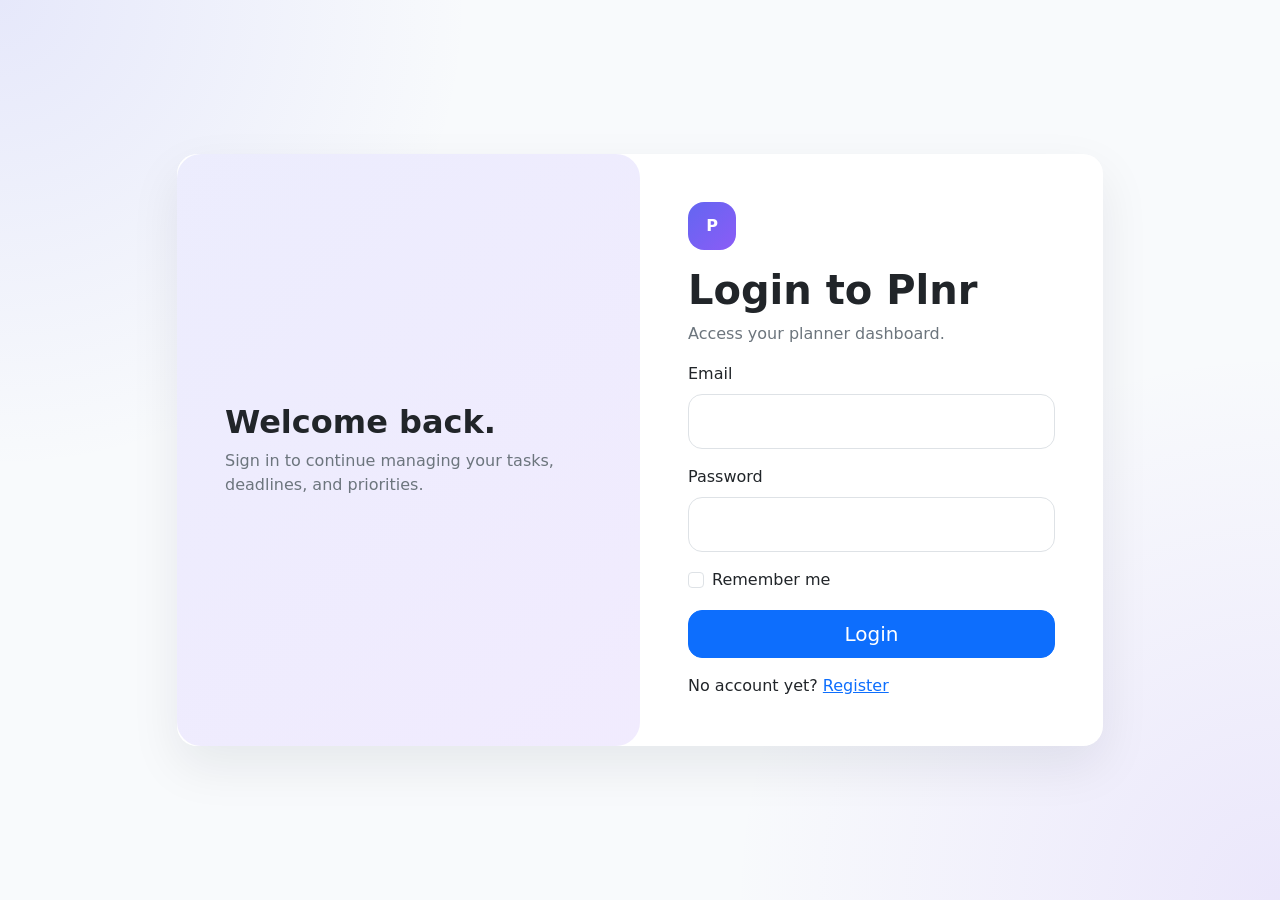
<file: index.html>
<!doctype html>
<html lang="en">
<head>
  <meta charset="utf-8">
  <meta name="viewport" content="width=device-width, initial-scale=1">
  <title>Plnr</title>
  <script src="auth.js"></script>
  <script>
    if (isLoggedIn()) {
      window.location.href = "dashboard.html";
    } else {
      window.location.href = "login.html";
    }
  </script>
</head>
<body>
  <p>Redirecting...</p>
</body>
</html>
</file>
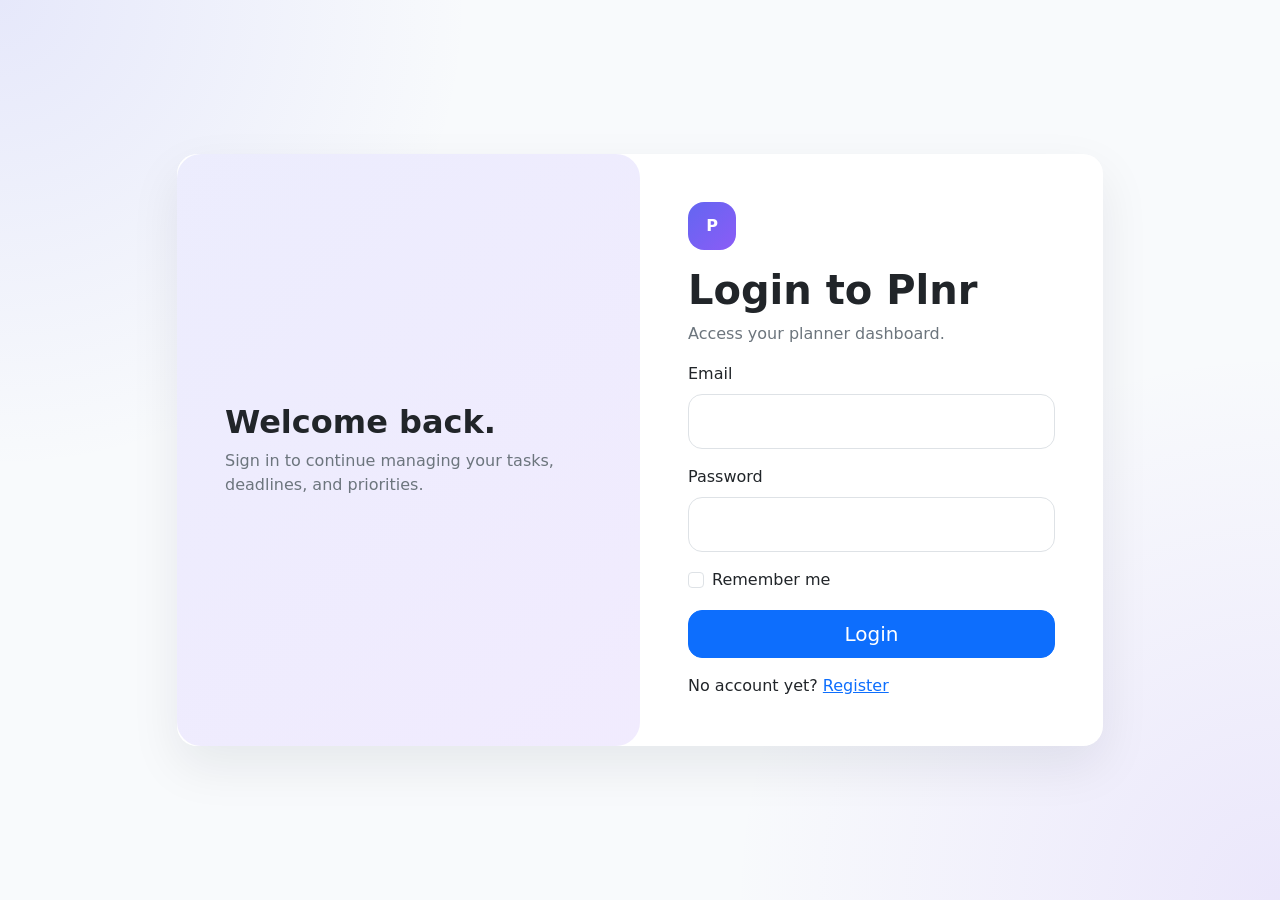
<file: dashboard.html>
<!doctype html>
<html lang="en">
<head>
  <meta charset="utf-8">
  <meta name="viewport" content="width=device-width, initial-scale=1">
  <title>Dashboard | Plnr</title>
  <link href="https://cdn.jsdelivr.net/npm/bootstrap@5.3.3/dist/css/bootstrap.min.css" rel="stylesheet">
  <link href="https://cdn.jsdelivr.net/npm/bootstrap-icons@1.11.3/font/bootstrap-icons.min.css" rel="stylesheet">
  <link rel="stylesheet" href="style.css">
</head>
<body>
  <nav class="navbar navbar-expand-lg bg-body-tertiary border-bottom sticky-top">
    <div class="container py-2">
      <a class="navbar-brand fw-bold d-flex align-items-center gap-2" href="#">
        <span class="brand-badge" style="width:36px;height:36px;">P</span> Plnr
      </a>
      <div class="ms-auto d-flex gap-2 align-items-center">
        <span id="userGreeting" class="text-secondary d-none d-md-inline"></span>
        <button id="logoutBtn" class="btn btn-outline-danger btn-sm">
          <i class="bi bi-box-arrow-right"></i> Logout
        </button>
      </div>
    </div>
  </nav>

  <main class="container py-4">
    <div class="row g-4">
      <div class="col-lg-4">
        <div class="card glass-card sticky-lg-top" style="top: 90px;">
          <div class="card-body p-4">
            <h2 class="h4 fw-bold mb-1">Welcome, <span id="userName"></span></h2>
            <p class="text-secondary">Manage your tasks from one clean dashboard.</p>

            <form id="taskForm" class="vstack gap-3">
              <div>
                <label class="form-label">Task title</label>
                <input type="text" id="title" class="form-control" required>
              </div>
              <div>
                <label class="form-label">Notes</label>
                <textarea id="notes" class="form-control" rows="3"></textarea>
              </div>
              <div class="row g-2">
                <div class="col-6">
                  <label class="form-label">Due date</label>
                  <input type="date" id="dueDate" class="form-control">
                </div>
                <div class="col-6">
                  <label class="form-label">Priority</label>
                  <select id="priority" class="form-select">
                    <option>Low</option>
                    <option selected>Medium</option>
                    <option>High</option>
                  </select>
                </div>
              </div>
              <div>
                <label class="form-label">Category</label>
                <input type="text" id="category" class="form-control">
              </div>
              <div>
                <label class="form-label">Subtasks</label>
                <div id="subtaskList" class="vstack gap-2"></div>
                <button type="button" id="addSubtask" class="btn btn-sm btn-outline-primary mt-2">
                  <i class="bi bi-plus-lg"></i> Add subtask
                </button>
              </div>
              <button class="btn btn-primary btn-lg" id="submitBtn">Add task</button>
            </form>
          </div>
        </div>
      </div>

      <div class="col-lg-8">
        <div class="card glass-card mb-4">
          <div class="card-body p-4 d-flex flex-column flex-md-row justify-content-between gap-3 align-items-md-center">
            <div>
              <h2 class="h5 fw-bold mb-1">Task board</h2>
              <p class="text-secondary mb-0">CRUD, filters, due dates, categories, priorities, and subtasks.</p>
            </div>
            <div class="btn-group">
              <button class="btn btn-outline-secondary active filter-btn" data-filter="all">All</button>
              <button class="btn btn-outline-secondary filter-btn" data-filter="active">Active</button>
              <button class="btn btn-outline-secondary filter-btn" data-filter="completed">Completed</button>
            </div>
          </div>
        </div>

        <div id="taskStats" class="row g-3 mb-4"></div>
        <div id="taskList" class="vstack gap-3"></div>
      </div>
    </div>
  </main>

  <template id="taskTemplate">
    <div class="card task-card">
      <div class="card-body p-4">
        <div class="d-flex gap-3 align-items-start">
          <input class="form-check-input task-toggle mt-1" type="checkbox">
          <div class="flex-grow-1">
            <div class="d-flex flex-column flex-md-row justify-content-between gap-2">
              <div>
                <h3 class="h5 task-title mb-1"></h3>
                <div class="task-badges d-flex flex-wrap gap-2 mb-2"></div>
              </div>
              <div class="btn-group btn-group-sm">
                <button class="btn btn-outline-secondary edit-btn"><i class="bi bi-pencil"></i></button>
                <button class="btn btn-outline-danger delete-btn"><i class="bi bi-trash"></i></button>
              </div>
            </div>
            <p class="text-secondary mb-3 task-notes"></p>
            <div class="task-subtasks"></div>
          </div>
        </div>
      </div>
    </div>
  </template>

  <script src="auth.js"></script>
  <script src="planner.js"></script>
</body>
</html>
</file>
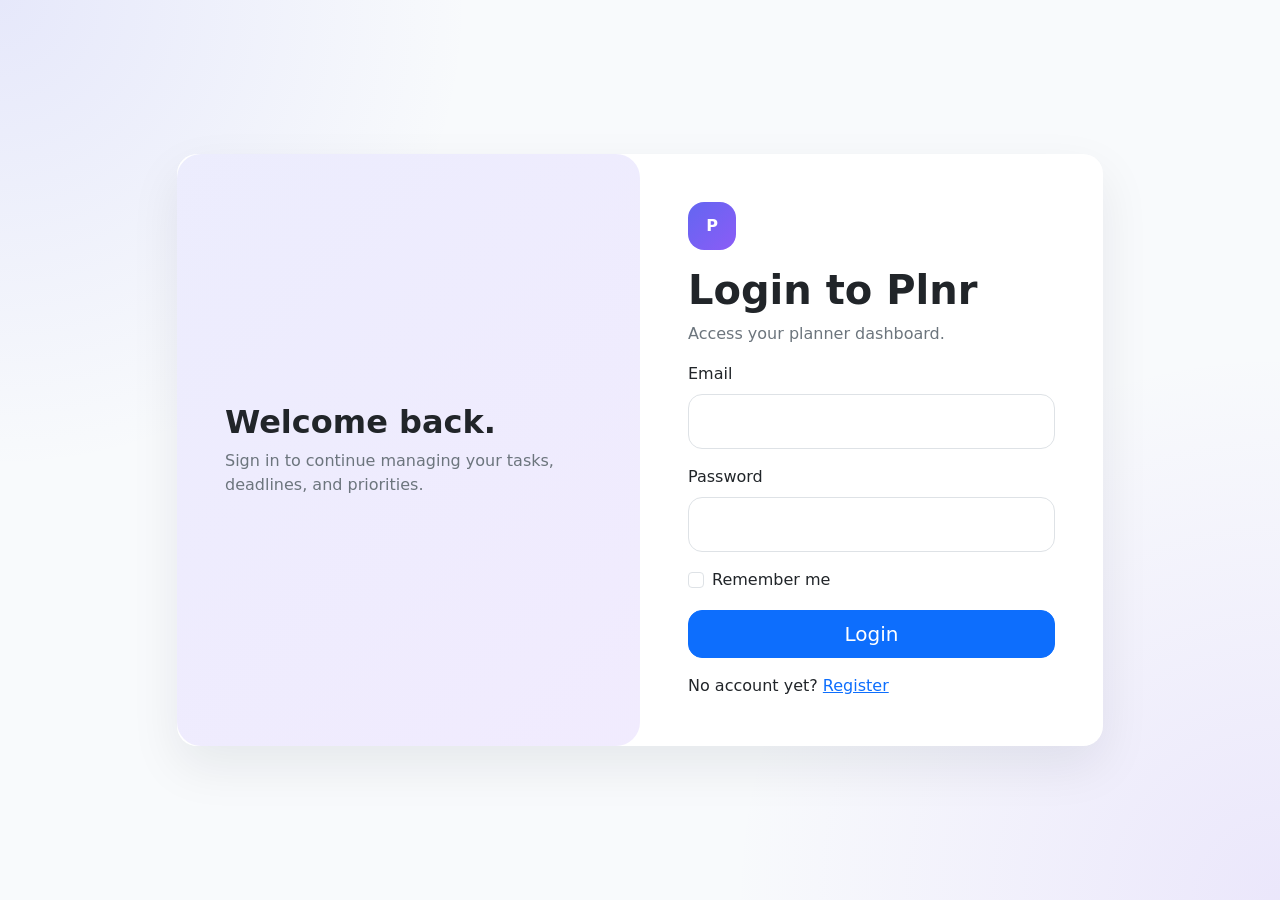
<file: login.html>
<!doctype html>
<html lang="en">
<head>
  <meta charset="utf-8">
  <meta name="viewport" content="width=device-width, initial-scale=1">
  <title>Login | Plnr</title>
  <link href="https://cdn.jsdelivr.net/npm/bootstrap@5.3.3/dist/css/bootstrap.min.css" rel="stylesheet">
  <link rel="stylesheet" href="style.css">
</head>
<body>
  <div class="auth-wrap">
    <div class="container">
      <div class="row justify-content-center">
        <div class="col-lg-10">
          <div class="card glass-card overflow-hidden">
            <div class="row g-0">
              <div class="col-lg-6 d-none d-lg-flex hero-panel p-5 align-items-center">
                <div>
                  <h2 class="fw-bold">Welcome back.</h2>
                  <p class="mb-0 text-secondary">Sign in to continue managing your tasks, deadlines, and priorities.</p>
                </div>
              </div>
              <div class="col-lg-6 p-4 p-md-5">
                <div class="brand-badge mb-3">P</div>
                <h1 class="fw-bold mb-2">Login to Plnr</h1>
                <p class="text-secondary">Access your planner dashboard.</p>

                <div id="loginError" class="alert alert-danger d-none"></div>

                <form id="loginForm" class="vstack gap-3">
                  <div>
                    <label class="form-label">Email</label>
                    <input type="email" id="loginEmail" class="form-control" required>
                  </div>
                  <div>
                    <label class="form-label">Password</label>
                    <input type="password" id="loginPassword" class="form-control" required>
                  </div>
                  <div class="form-check">
                    <input class="form-check-input" type="checkbox" id="rememberMe">
                    <label class="form-check-label" for="rememberMe">Remember me</label>
                  </div>
                  <button class="btn btn-primary btn-lg">Login</button>
                </form>

                <p class="mt-3 mb-0">No account yet? <a href="register.html">Register</a></p>
              </div>
            </div>
          </div>
        </div>
      </div>
    </div>
  </div>

  <script src="auth.js"></script>
  <script>
    if (isLoggedIn()) window.location.href = "dashboard.html";

    const loginForm = document.getElementById("loginForm");
    const loginError = document.getElementById("loginError");

    loginForm.addEventListener("submit", (e) => {
      e.preventDefault();
      clearError(loginError);

      const email = document.getElementById("loginEmail").value.trim().toLowerCase();
      const password = document.getElementById("loginPassword").value;
      const remember = document.getElementById("rememberMe").checked;

      if (!validateEmail(email)) return showError(loginError, "Please enter a valid email address.");

      const users = getUsers();
      const user = users.find(u => u.email === email && u.password === password);

      if (!user) return showError(loginError, "Invalid email or password.");

      setSession({ name: user.name, email: user.email }, remember);
      window.location.href = "dashboard.html";
    });
  </script>
</body>
</html>
</file>
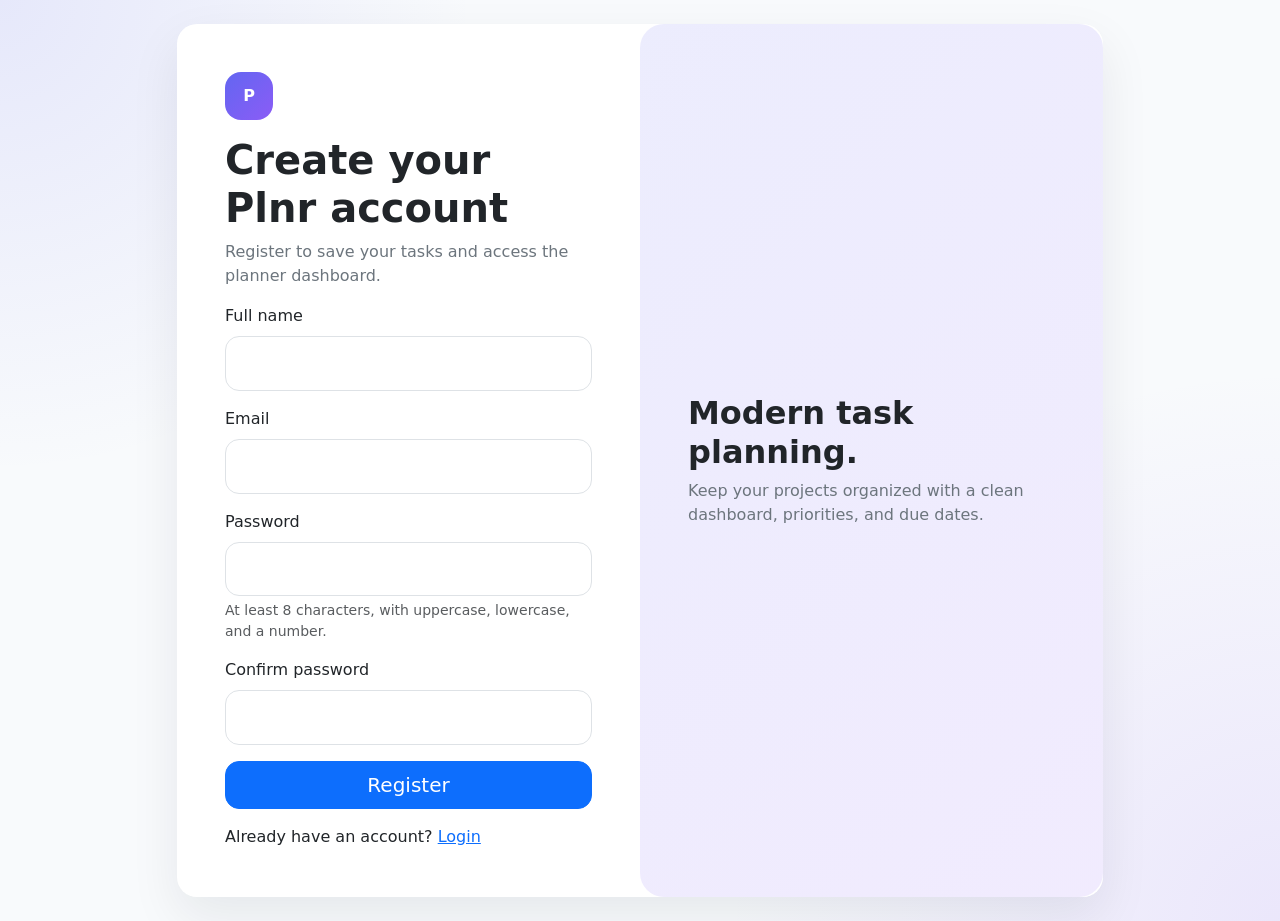
<file: register.html>
<!doctype html>
<html lang="en">
<head>
  <meta charset="utf-8">
  <meta name="viewport" content="width=device-width, initial-scale=1">
  <title>Register | Plnr</title>
  <link href="https://cdn.jsdelivr.net/npm/bootstrap@5.3.3/dist/css/bootstrap.min.css" rel="stylesheet">
  <link rel="stylesheet" href="style.css">
</head>
<body>
  <div class="auth-wrap">
    <div class="container">
      <div class="row justify-content-center">
        <div class="col-lg-10">
          <div class="card glass-card overflow-hidden">
            <div class="row g-0">
              <div class="col-lg-6 p-4 p-md-5">
                <div class="brand-badge mb-3">P</div>
                <h1 class="fw-bold mb-2">Create your Plnr account</h1>
                <p class="text-secondary">Register to save your tasks and access the planner dashboard.</p>

                <div id="registerError" class="alert alert-danger d-none"></div>

                <form id="registerForm" class="vstack gap-3">
                  <div>
                    <label class="form-label">Full name</label>
                    <input type="text" id="regName" class="form-control" required>
                  </div>
                  <div>
                    <label class="form-label">Email</label>
                    <input type="email" id="regEmail" class="form-control" required>
                  </div>
                  <div>
                    <label class="form-label">Password</label>
                    <input type="password" id="regPassword" class="form-control" required>
                    <div class="form-text">At least 8 characters, with uppercase, lowercase, and a number.</div>
                  </div>
                  <div>
                    <label class="form-label">Confirm password</label>
                    <input type="password" id="regConfirm" class="form-control" required>
                  </div>
                  <button class="btn btn-primary btn-lg">Register</button>
                </form>

                <p class="mt-3 mb-0">Already have an account? <a href="login.html">Login</a></p>
              </div>
              <div class="col-lg-6 d-none d-lg-flex hero-panel p-5 align-items-center">
                <div>
                  <h2 class="fw-bold">Modern task planning.</h2>
                  <p class="mb-0 text-secondary">Keep your projects organized with a clean dashboard, priorities, and due dates.</p>
                </div>
              </div>
            </div>
          </div>
        </div>
      </div>
    </div>
  </div>

  <script src="auth.js"></script>
  <script>
    const registerForm = document.getElementById("registerForm");
    const registerError = document.getElementById("registerError");

    registerForm.addEventListener("submit", (e) => {
      e.preventDefault();
      clearError(registerError);

      const name = document.getElementById("regName").value.trim();
      const email = document.getElementById("regEmail").value.trim().toLowerCase();
      const password = document.getElementById("regPassword").value;
      const confirm = document.getElementById("regConfirm").value;

      if (!name) return showError(registerError, "Name is required.");
      if (!validateEmail(email)) return showError(registerError, "Please enter a valid email address.");
      if (!validatePassword(password)) return showError(registerError, "Password must be at least 8 characters and include uppercase, lowercase, and a number.");
      if (password !== confirm) return showError(registerError, "Passwords do not match.");

      const users = getUsers();
      if (users.some(u => u.email === email)) return showError(registerError, "An account with this email already exists.");

      users.push({ name, email, password });
      saveUsers(users);
      alert("Registration successful. Please log in.");
      window.location.href = "login.html";
    });
  </script>
</body>
</html>
</file>
<file: style.css>
:root {
  --brand: #6366f1;
  --brand-2: #8b5cf6;
  --bg-soft: #f8fafc;
  --card-radius: 20px;
}

body {
  min-height: 100vh;
  background:
    radial-gradient(circle at top left, rgba(99,102,241,.12), transparent 30%),
    radial-gradient(circle at bottom right, rgba(139,92,246,.12), transparent 35%),
    var(--bg-soft);
}

.glass-card {
  border: 0;
  border-radius: var(--card-radius);
  box-shadow: 0 20px 50px rgba(15, 23, 42, .08);
  backdrop-filter: blur(10px);
}

.brand-badge {
  width: 48px;
  height: 48px;
  border-radius: 16px;
  display: grid;
  place-items: center;
  font-weight: 700;
  color: #fff;
  background: linear-gradient(135deg, var(--brand), var(--brand-2));
}

.auth-wrap {
  min-height: 100vh;
  display: flex;
  align-items: center;
  padding: 24px 0;
}

.form-control, .form-select {
  border-radius: 14px;
  padding: 0.9rem 1rem;
}

.btn {
  border-radius: 14px;
}

.hero-panel {
  background: linear-gradient(135deg, rgba(99,102,241,.12), rgba(139,92,246,.12));
  border-radius: 24px;
}

.task-card {
  border: 0;
  border-radius: 18px;
  box-shadow: 0 12px 30px rgba(15, 23, 42, .06);
}

.badge-soft {
  background: rgba(99, 102, 241, .12);
  color: #4f46e5;
}

.priority-high { background: rgba(220,53,69,.12); color: #dc3545; }
.priority-medium { background: rgba(255,193,7,.18); color: #9a6700; }
.priority-low { background: rgba(25,135,84,.12); color: #198754; }

@media (max-width: 991px) {
  .sticky-lg-top { position: static !important; }
}
</file>
